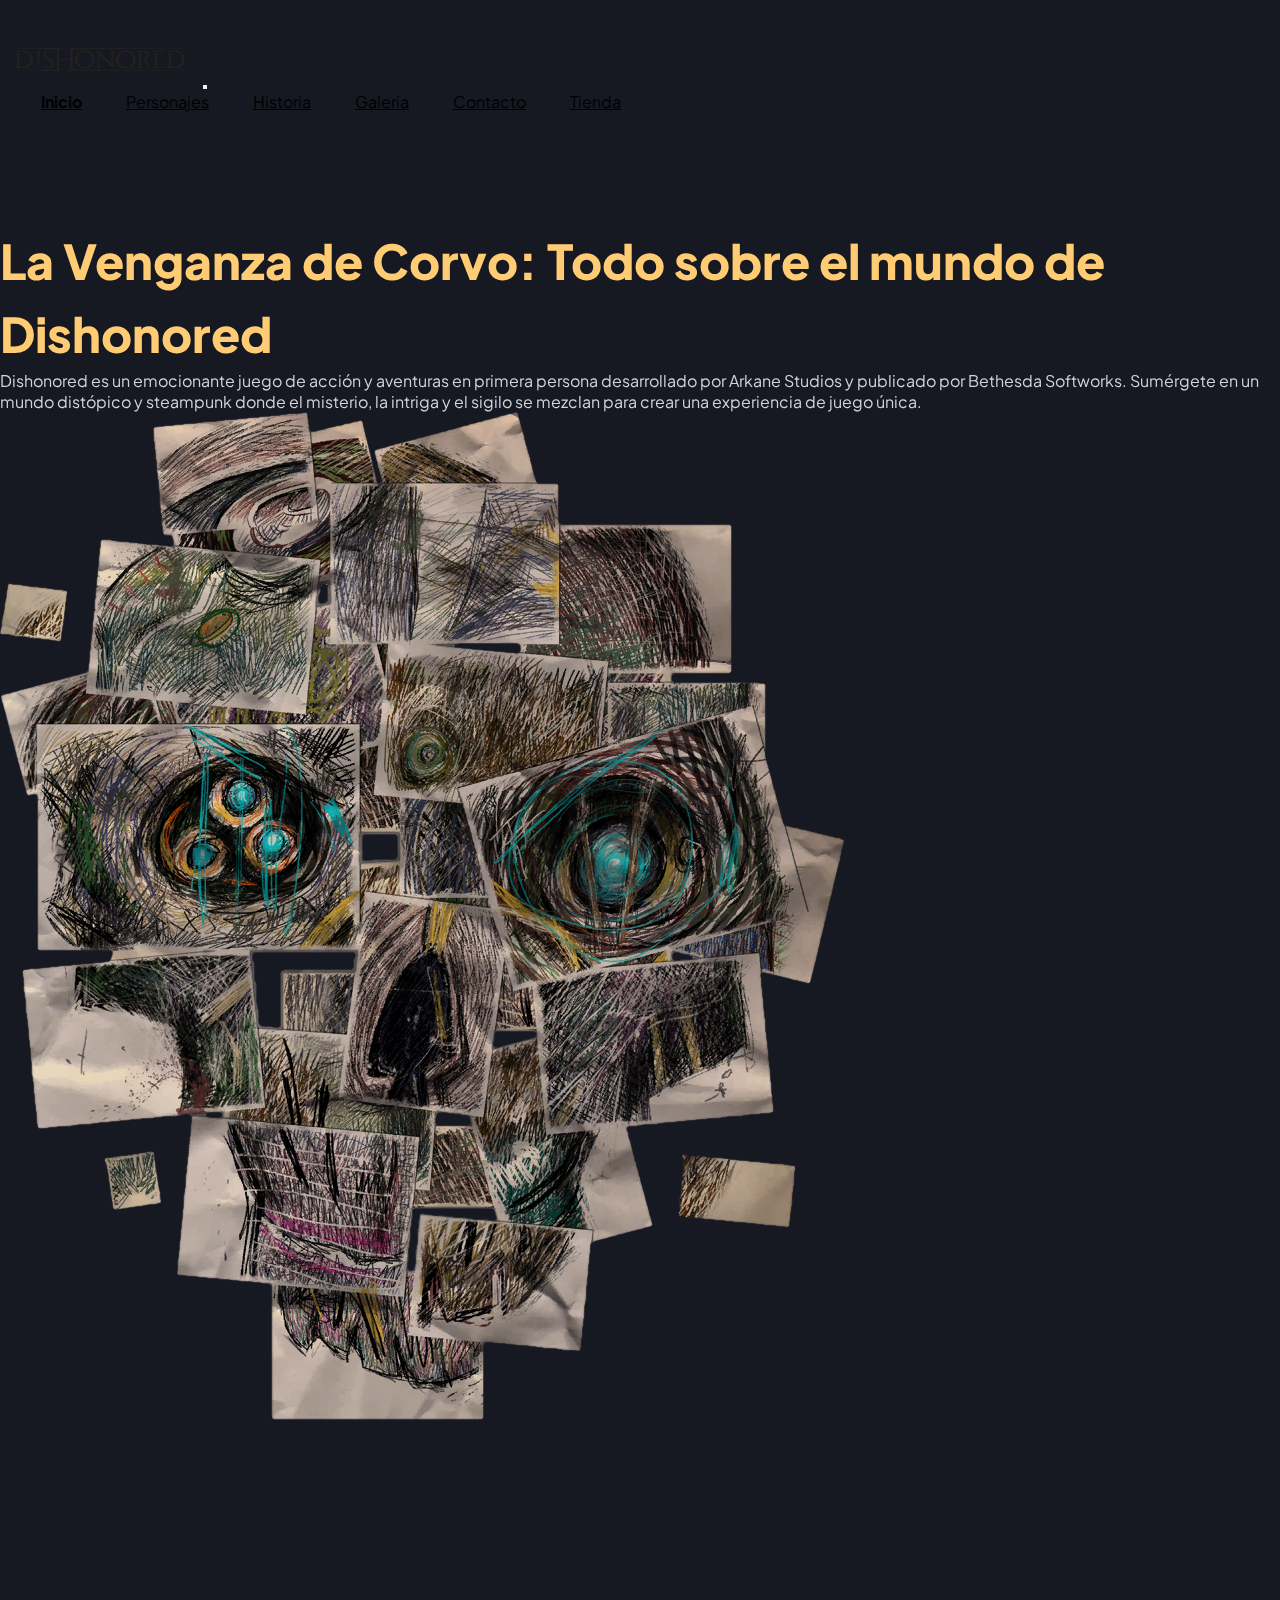
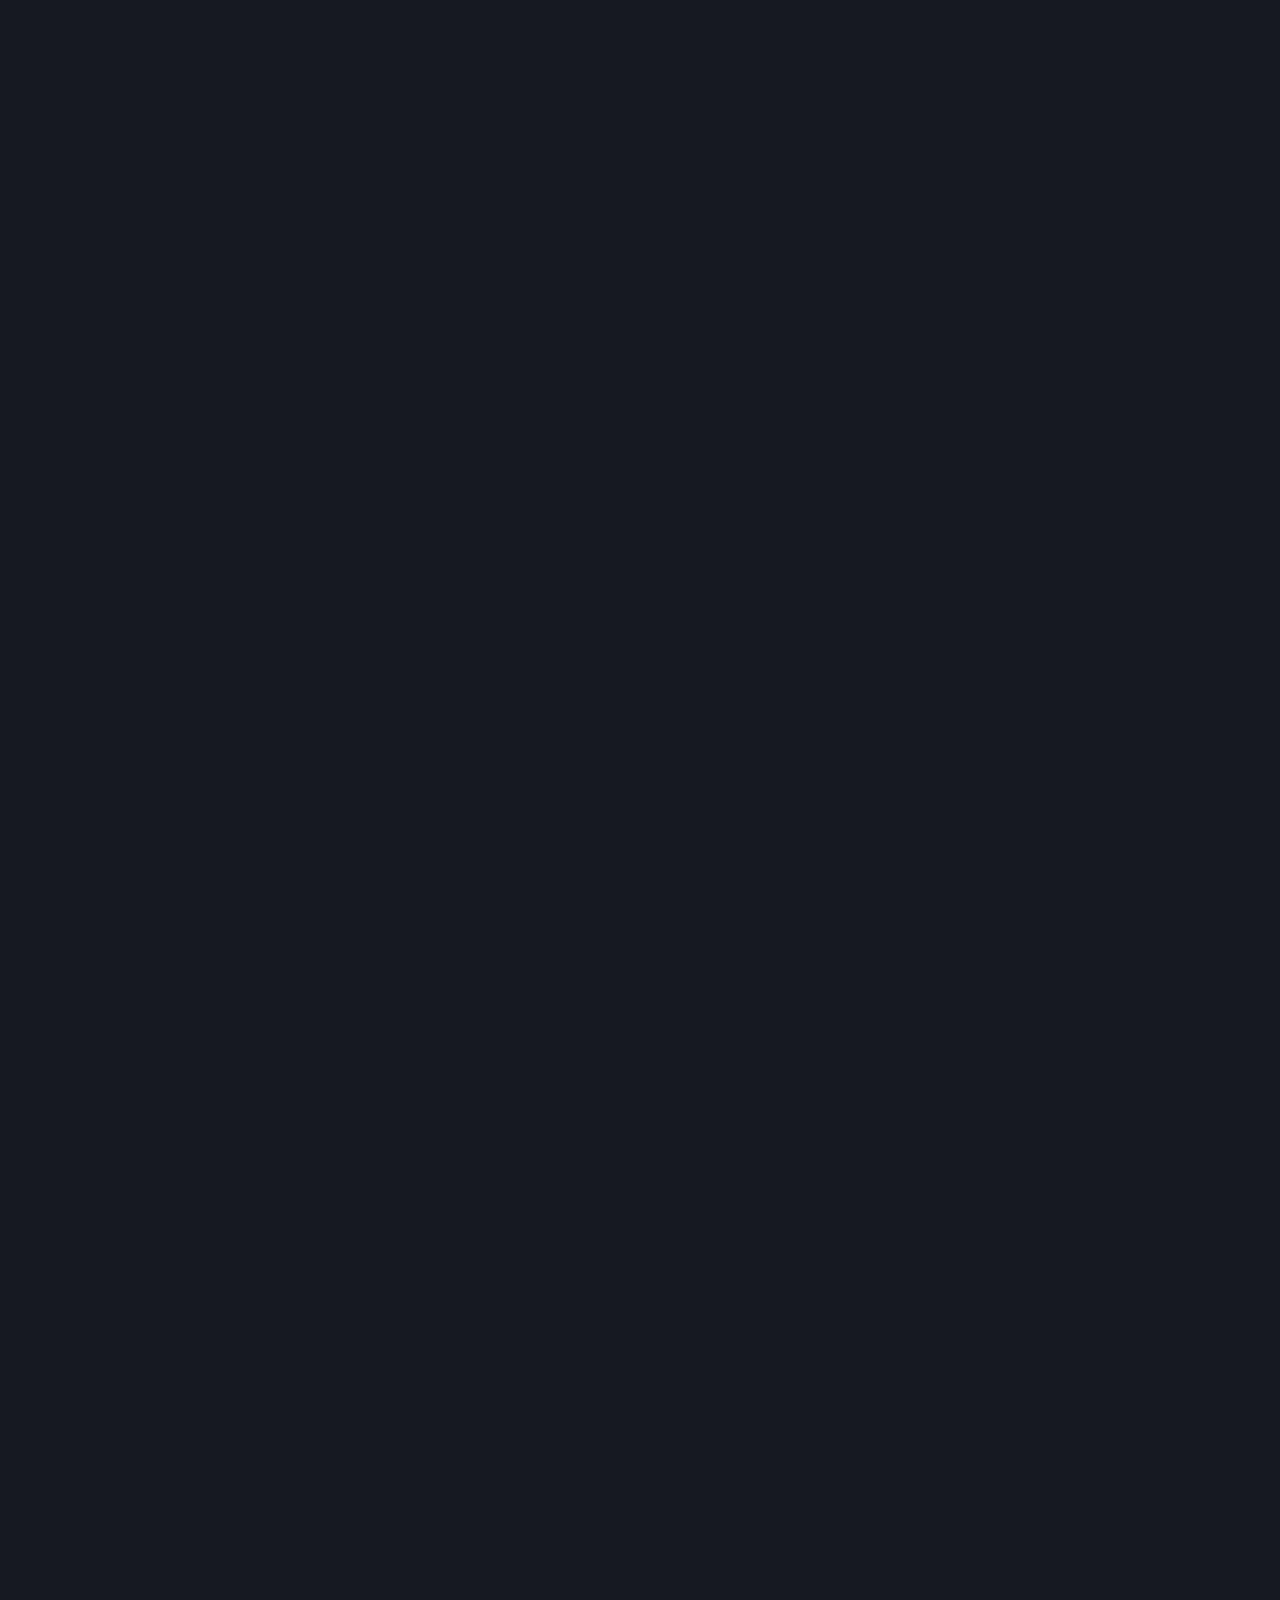
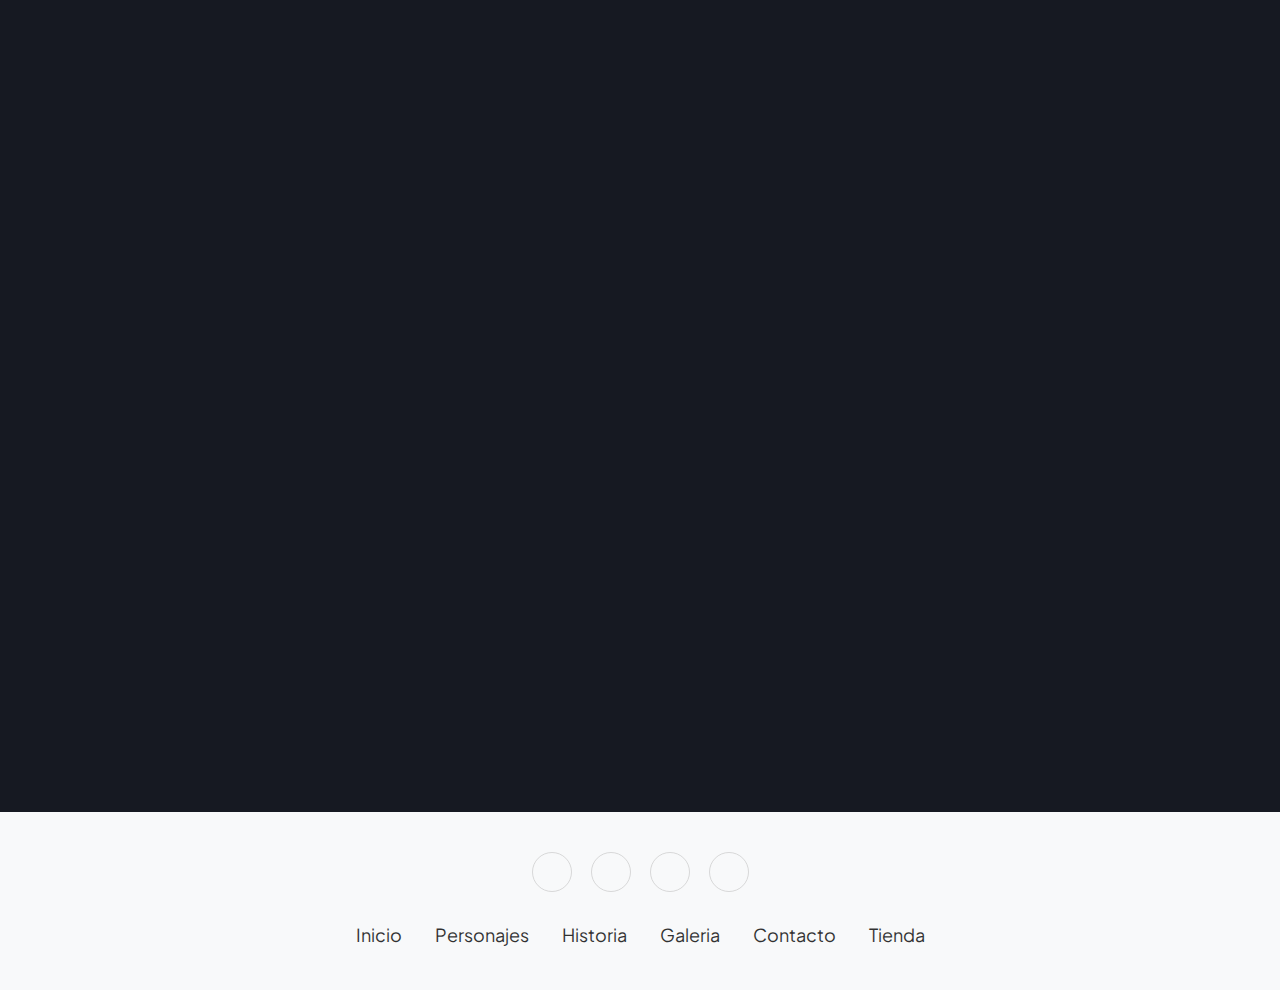
<file: index.html>
<!DOCTYPE html>
<html lang="en">

<head>
    <meta charset="UTF-8">
    <meta http-equiv="X-UA-Compatible" content="IE=edge">
    <meta name="author" content="Nicolas Hasbun">
    <meta name="viewport" content="width=device-width, initial-scale=1.0">
    <!-- favicon -->
    <link rel="shortcut icon" href="./assets/img/icono/icono.png" type="image/x-icon">
    <meta name="keywords" content="dishonored 1, dishonored 2, dishonored 3, dishonored, dishonored lore">
    <meta name="description"
        content="Bienvenido a nuestra página inicial dedicada al apasionante videojuego Dishonored Aquí encontrarás todo lo que necesitas saber sobre este aclamado título lleno de intriga, acción furtiva y un mundo oscuro y fascinante.">
    <!-- css de bootstrap -->
    <link href="https://cdn.jsdelivr.net/npm/bootstrap@5.0.2/dist/css/bootstrap.min.css" rel="stylesheet"
        integrity="sha384-EVSTQN3/azprG1Anm3QDgpJLIm9Nao0Yz1ztcQTwFspd3yD65VohhpuuCOmLASjC" crossorigin="anonymous">
    <!-- fontawesome -->
    <link rel="stylesheet" href="https://cdnjs.cloudflare.com/ajax/libs/font-awesome/6.4.0/css/all.min.css"
        integrity="sha512-iecdLmaskl7CVkqkXNQ/ZH/XLlvWZOJyj7Yy7tcenmpD1ypASozpmT/E0iPtmFIB46ZmdtAc9eNBvH0H/ZpiBw=="
        crossorigin="anonymous" referrerpolicy="no-referrer" />
    <!-- AOS -->
    <link href="https://unpkg.com/aos@2.3.1/dist/aos.css" rel="stylesheet">
    <title>Dishonored - INICIO</title>
    <!-- css propio -->
    <link rel="stylesheet" href="./css/style.css">
</head>

<body>
    <!-- navbar -->
    <header>
        <nav class="navbar sticky-top navbar-expand-lg navbar-light bg-light">
            <div class="container">
                <a class="navbar-brand" href="#"></a>
                <a href="./index.html"><img src="./assets/img/logo/logo.png" alt="logo principal de la pagina"></a>
                <button class="navbar-toggler" type="button" data-bs-toggle="collapse"
                    data-bs-target="#navbarNavAltMarkup" aria-controls="navbarNavAltMarkup" aria-expanded="false"
                    aria-label="Toggle navigation">
                    <span class="navbar-toggler-icon"></span>
                </button>
                <div class="collapse navbar-collapse" id="navbarNavAltMarkup">
                    <div class="navbar-nav ms-auto">
                        <a class="nav-link active" aria-current="page" href="./index.html">Inicio</a>
                        <a class="nav-link" href="./pages/personajes.html">Personajes</a>
                        <a class="nav-link" href="./pages/historia.html">Historia</a>
                        <a class="nav-link" href="./pages/galeria.html">Galeria</a>
                        <a class="nav-link" href="./pages/contacto.html">Contacto</a>
                        <a class="nav-link" href="./pages/tienda.html">Tienda</a>
                    </div>
                </div>
            </div>
        </nav>
    </header>

    <!-- contenido main -->

    <main>
        <section class="hero">
            <div class="container">
                <div class="row">
                    <!-- texto -->
                    <div class="col-md-6" data-aos="fade-right" data-aos-duration="1500">
                        <div class="text">
                            La Venganza de Corvo: Todo sobre el mundo de Dishonored
                        </div>
                        <p>Dishonored es un emocionante juego de acción y aventuras en primera persona desarrollado por
                            Arkane Studios y publicado por Bethesda Softworks. Sumérgete en un mundo distópico y
                            steampunk donde el misterio, la intriga y el sigilo se mezclan para crear una experiencia de
                            juego única. </p>
                    </div>
                    <!-- imagen -->
                    <div class="col-md-6">
                        <img src="./assets/img/saga/CorvoMask.png"
                            alt="dibujo hecho por emily kaldwin al ver a su padre corvo attano cuando era aun una niña"
                            class="w-100">
                    </div>
                </div>
            </div>
        </section>
        <section class="setup">
            <div class="container" data-aos="fade-up" data-aos-duration="1500">
                <div class="text-header text-center">
                    <h1>Entregas</h1>
                    <p>Conoce los diferentes videojuegos de esta aclamada saga</p>
                </div>
                <div class="item text-center">
                    <div class="row">
                        <div class="col-md-4">
                            <div class="icons">
                                <img src="./assets/img/saga/dishonored1.ico" alt="Dishonored 1">
                            </div>
                            <div class="desc">
                                <h2>Dishonored</h2>
                                <p>Descubre la oscura historia de venganza y conspiración en Dunwall. Juega como Corvo
                                    Attano, un guardaespaldas injustamente acusado, mientras lucha por limpiar su nombre
                                    y desentrañar una trama intrigante en el aclamado videojuego de acción y aventuras
                                    Dishonored</p>
                            </div>
                        </div>
                        <div class="col-md-4">
                            <div class="icons">
                                <img src="./assets/img/saga/dishonored2.ico" alt="Dishonored 2">
                            </div>
                            <div class="desc">
                                <h2>Dishonored 2</h2>
                                <p>¡Regresa a la ciudad de Dunwall o explora la exótica Karnaca! Juega como Emily
                                    Kaldwin o como Corvo Attano en Dishonored 2, la emocionante secuela del aclamado
                                    juego de acción y aventuras. Desentraña una nueva conspiración y usa tus habilidades
                                    sobrenaturales para enfrentarte a enemigos mortales y tomar decisiones que cambiarán
                                    el destino de la historia.</p>
                            </div>
                        </div>
                        <div class="col-md-4">
                            <div class="icons">
                                <img src="./assets/img/saga/dishonored3.ico" alt="Dishonored Death of the outsider">
                            </div>
                            <div class="desc">
                                <h2>Dishonored Death of the outsider</h2>
                                <p>¡Únete a Billie Lurk en su misión final! Dishonored: Death of the Outsider es una
                                    emocionante expansión independiente de la aclamada serie Dishonored. Juega como una
                                    asesina talentosa y enfrenta nuevos desafíos en Karnaca mientras persigues al
                                    misterioso Outsider. Utiliza tus habilidades sobrenaturales, enfréntate a enemigos
                                    mortales y descubre oscuros secretos en esta historia de venganza y misterio.</p>
                            </div>
                        </div>
                    </div>
                </div>
            </div>
        </section>
    </main>
    <!-- footer -->

    <footer>
        <section class="footer">
            <div class="social">
                <a href="https://www.instagram.com" target="_blank"><i class="fab fa-instagram"></i></a>
                <a href="https://github.com" target="_blank"><i class="fab fa-github"></i></a>
                <a href="https://twitter.com" target="_blank"><i class="fab fa-twitter"></i></a>
                <a href="https://www.youtube.com" target="_blank"><i class="fab fa-youtube"></i></a>
            </div>
            <ul class="list">
                <li>
                    <a href="./index.html">Inicio</a>
                </li>
                <li>
                    <a href="./pages/personajes.html">Personajes</a>
                </li>
                <li>
                    <a href="./pages/historia.html">Historia</a>
                </li>
                <li>
                    <a href="./pages/galeria.html">Galeria</a>
                </li>
                <li>
                    <a href="./pages/contacto.html">Contacto</a>
                </li>
                <li>
                    <a href="./pages/tienda.html">Tienda</a>
                </li>
            </ul>
        </section>
    </footer>

    <script src="./js/app.js"></script>
    <script src="https://cdn.jsdelivr.net/npm/bootstrap@5.0.2/dist/js/bootstrap.bundle.min.js"
        integrity="sha384-MrcW6ZMFYlzcLA8Nl+NtUVF0sA7MsXsP1UyJoMp4YLEuNSfAP+JcXn/tWtIaxVXM"
        crossorigin="anonymous"></script>
    <script src="https://unpkg.com/aos@2.3.1/dist/aos.js"></script>
    <script>
        AOS.init();
    </script>
</body>

</html>
</file>
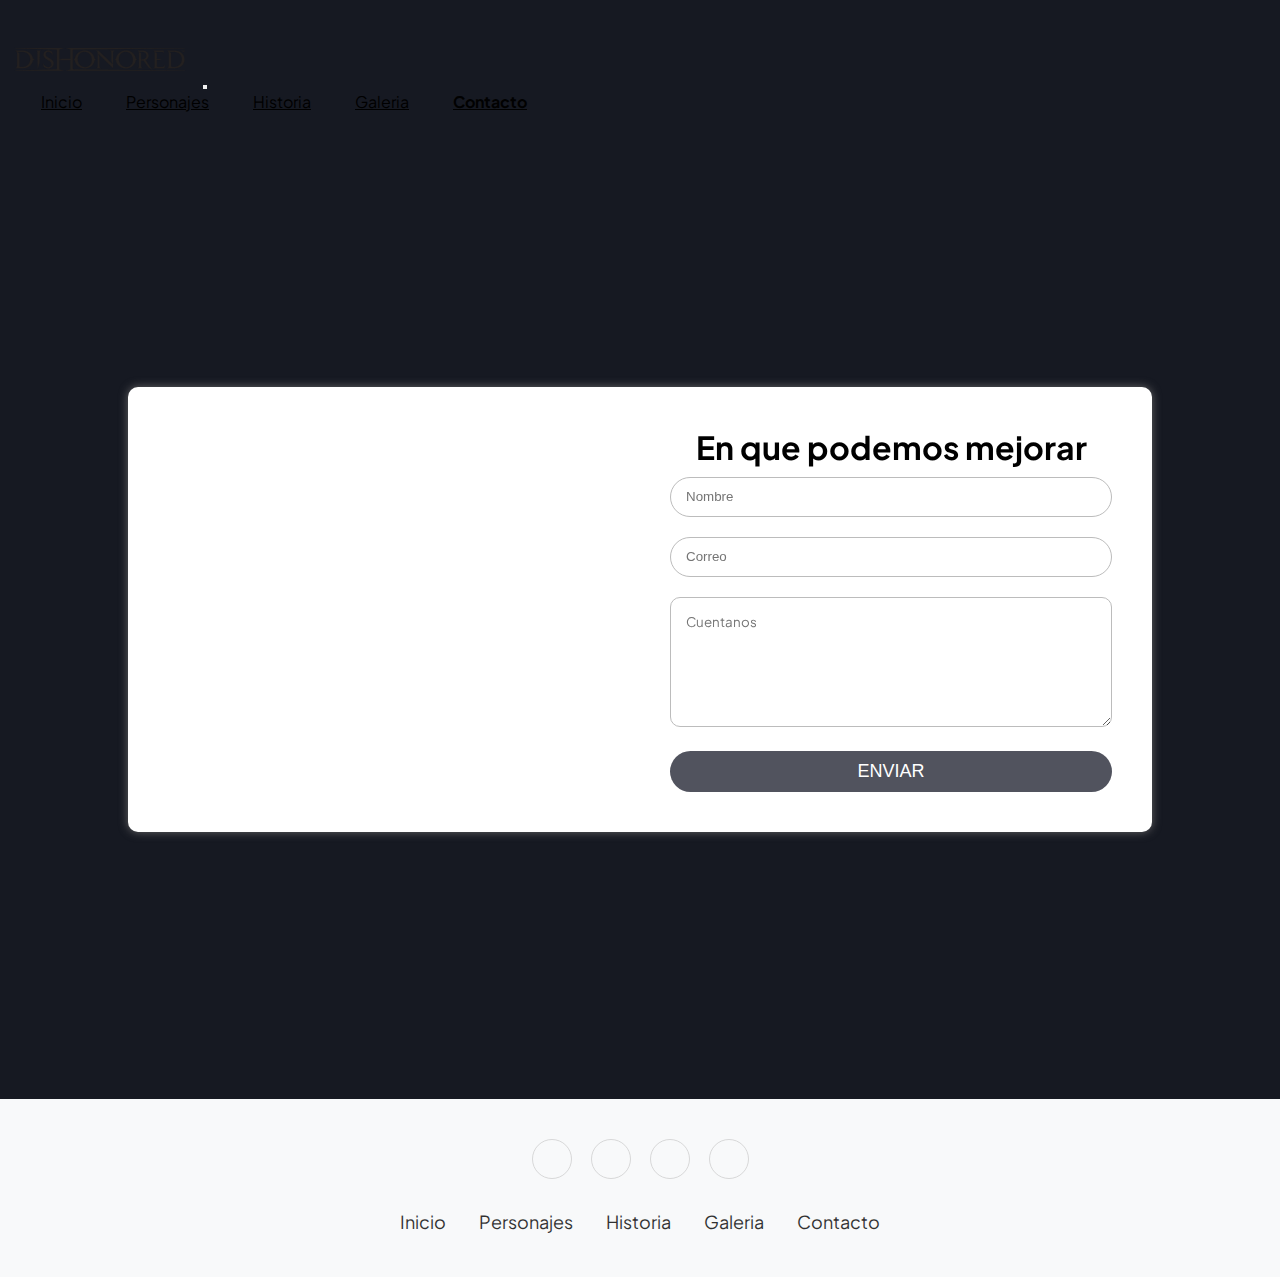
<file: pages/contacto.html>
<!DOCTYPE html>
<html lang="en">

<head>
    <meta charset="UTF-8">
    <meta http-equiv="X-UA-Compatible" content="IE=edge">
    <meta name="author" content="Nicolas Hasbun">
    <meta name="viewport" content="width=device-width, initial-scale=1.0">
    <!-- favicon -->
    <link rel="shortcut icon" href="../assets/img/icono/icono.png" type="image/x-icon">
    <meta name="keywords" content="dishonored, contacto, contacto dishonored, mensaje, ayudar, mapa">
    <meta name="description"
        content="¡Ponte en contacto con nosotros! Explora las infinitas posibilidades del mundo de Dishonored y comparte tus comentarios, preguntas o sugerencias. Estamos aquí para escucharte y brindarte una experiencia inolvidable en este emocionante videojuego de sigilo y acción.">
    <!-- css bootstrap -->
    <link href="https://cdn.jsdelivr.net/npm/bootstrap@5.0.2/dist/css/bootstrap.min.css" rel="stylesheet"
        integrity="sha384-EVSTQN3/azprG1Anm3QDgpJLIm9Nao0Yz1ztcQTwFspd3yD65VohhpuuCOmLASjC" crossorigin="anonymous">
    <!-- fontawesome -->
    <link rel="stylesheet" href="https://cdnjs.cloudflare.com/ajax/libs/font-awesome/6.4.0/css/all.min.css"
        integrity="sha512-iecdLmaskl7CVkqkXNQ/ZH/XLlvWZOJyj7Yy7tcenmpD1ypASozpmT/E0iPtmFIB46ZmdtAc9eNBvH0H/ZpiBw=="
        crossorigin="anonymous" referrerpolicy="no-referrer" />
    <!-- AOS -->
    <link href="https://unpkg.com/aos@2.3.1/dist/aos.css" rel="stylesheet">
    <title>Dishonored - CONTACTO</title>
    <!-- css propio -->
    <link rel="stylesheet" href="../css/style.css">
</head>

<body>
    <!-- navbar -->

    <header>
        <nav class="navbar sticky-top navbar-expand-lg navbar-light bg-light">
            <div class="container">
                <a class="navbar-brand" href="#"></a>
                <a href="../index.html"><img src="../assets/img/logo/logo.png" alt="logo principal de la pagina"></a>
                <button class="navbar-toggler" type="button" data-bs-toggle="collapse"
                    data-bs-target="#navbarNavAltMarkup" aria-controls="navbarNavAltMarkup" aria-expanded="false"
                    aria-label="Toggle navigation">
                    <span class="navbar-toggler-icon"></span>
                </button>
                <div class="collapse navbar-collapse" id="navbarNavAltMarkup">
                    <div class="navbar-nav ms-auto">
                        <a class="nav-link" aria-current="page" href="../index.html">Inicio</a>
                        <a class="nav-link" href="../pages/personajes.html">Personajes</a>
                        <a class="nav-link" href="../pages/historia.html">Historia</a>
                        <a class="nav-link" href="../pages/galeria.html">Galeria</a>
                        <a class="nav-link active" href="../pages/contacto.html">Contacto</a>
                    </div>
                </div>
            </div>
        </nav>
    </header>

    <!-- contenido -->

    <main>
        <div class="contact-area" data-aos="fade-up" data-aos-duration="1500">
            <div class="container">
                <div class="fmap">
                    <div class="contact-in">
                        <div class="map-area">
                            <iframe
                                src="https://www.google.com/maps/embed?pb=!1m18!1m12!1m3!1d425998.14892663143!2d-70.9100195384674!3d-33.472472762753654!2m3!1f0!2f0!3f0!3m2!1i1024!2i768!4f13.1!3m3!1m2!1s0x9662c5410425af2f%3A0x8475d53c400f0931!2sSantiago%2C%20Santiago%20Metropolitan%20Region!5e0!3m2!1sen!2scl!4v1684307068604!5m2!1sen!2scl"
                                width="100%" height="auto" frameborder="0" allowfullscreen="" loading="lazy"
                                referrerpolicy="no-referrer-when-downgrade"></iframe>
                        </div>
                        <div class="contact-form">
                            <h1>En que podemos mejorar</h1>
                            <form action="../pages/404.html">
                                <input type="text" placeholder="Nombre" class="contact-form-txt" required>
                                <input type="email" placeholder="Correo" class="contact-form-txt" required>
                                <textarea placeholder="Cuentanos" class="contact-form-textarea" required></textarea>
                                <button type="submit" class="contact-form-btn"> Enviar</button>
                            </form>
                        </div>
                    </div>
                </div>
            </div>
        </div>
    </main>

    <!-- footer -->

    <footer>
        <section class="footer">
            <div class="social">
                <a href="https://www.instagram.com" target="_blank"><i class="fab fa-instagram"></i></a>
                <a href="https://github.com" target="_blank"><i class="fab fa-github"></i></a>
                <a href="https://twitter.com" target="_blank"><i class="fab fa-twitter"></i></a>
                <a href="https://www.youtube.com" target="_blank"><i class="fab fa-youtube"></i></a>
            </div>
            <ul class="list">
                <li>
                    <a href="../index.html">Inicio</a>
                </li>
                <li>
                    <a href="../pages/personajes.html">Personajes</a>
                </li>
                <li>
                    <a href="../pages/historia.html">Historia</a>
                </li>
                <li>
                    <a href="../pages/galeria.html">Galeria</a>
                </li>
                <li>
                    <a href="../pages/contacto.html">Contacto</a>
                </li>
            </ul>
        </section>
    </footer>


    <script src="https://cdn.jsdelivr.net/npm/bootstrap@5.0.2/dist/js/bootstrap.bundle.min.js"
        integrity="sha384-MrcW6ZMFYlzcLA8Nl+NtUVF0sA7MsXsP1UyJoMp4YLEuNSfAP+JcXn/tWtIaxVXM"
        crossorigin="anonymous"></script>
    <script src="https://unpkg.com/aos@2.3.1/dist/aos.js"></script>
    <script>
        AOS.init();
    </script>
</body>

</html>
</file>
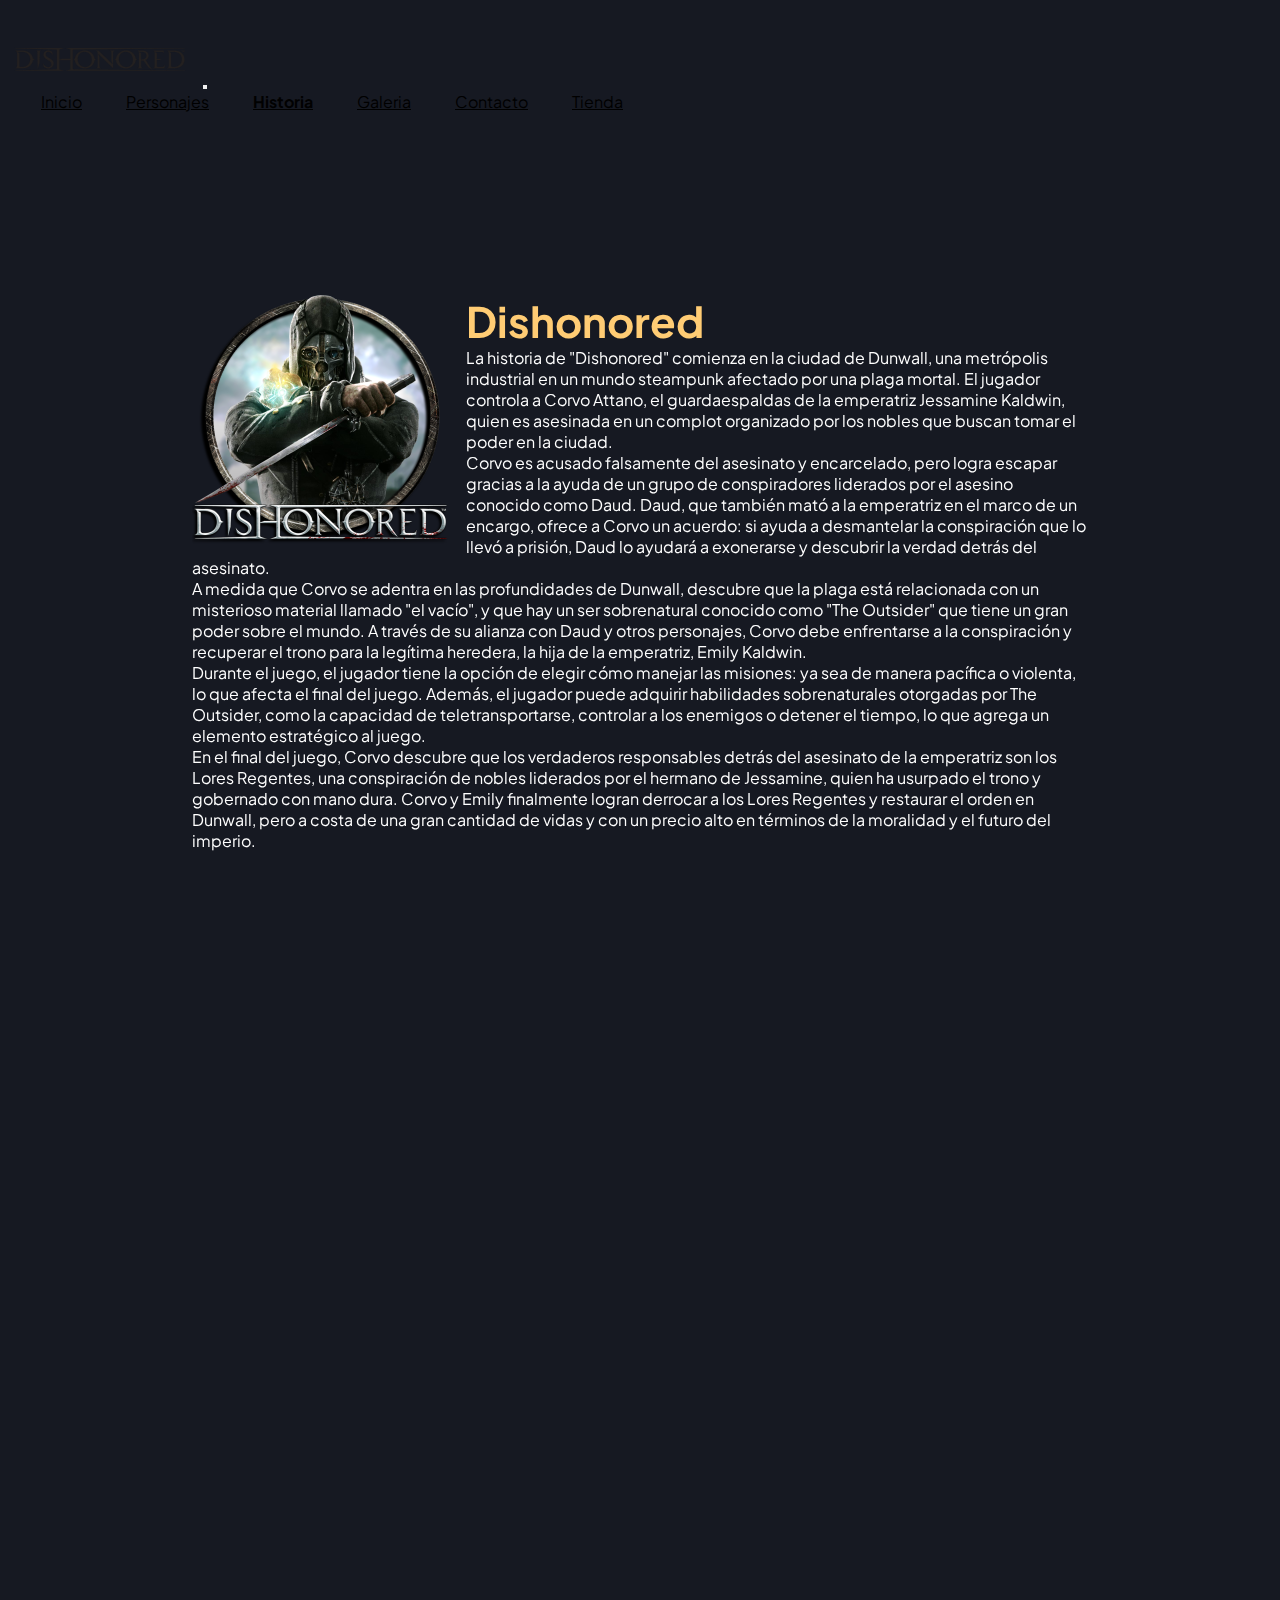
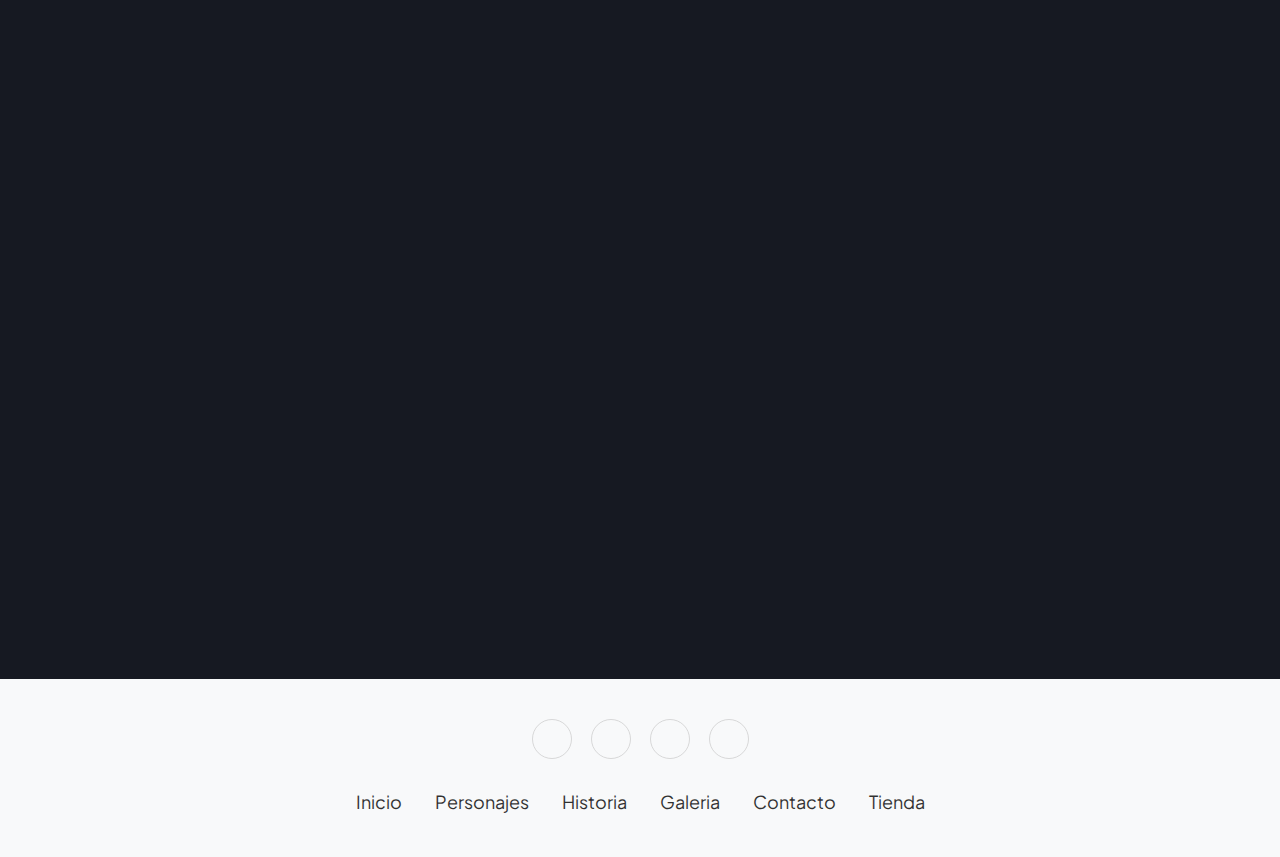
<file: pages/historia.html>
<!DOCTYPE html>
<html lang="en">

<head>
  <meta charset="UTF-8">
  <meta http-equiv="X-UA-Compatible" content="IE=edge">
  <meta name="author" content="Nicolas Hasbun">
  <meta name="viewport" content="width=device-width, initial-scale=1.0">
  <!-- favicon -->
  <link rel="shortcut icon" href="../assets/img/icono/icono.png" type="image/x-icon">
  <meta name="keywords"
    content="dishonored 1, dishonored 2, dishonored 3, dishonored, dishonored lore, historia dishonored, de que trata dishonored, corvo attano">
  <meta name="description"
    content="Esperamos que disfrutes explorando nuestra página y que encuentres toda la información que buscas sobre Dishonored. ¡Sumérgete en las sombras, elige tu camino y forja tu propio destino en este intrigante universo de asesinos y conspiraciones!">
  <!-- css bootstrap -->
  <link href="https://cdn.jsdelivr.net/npm/bootstrap@5.0.2/dist/css/bootstrap.min.css" rel="stylesheet"
    integrity="sha384-EVSTQN3/azprG1Anm3QDgpJLIm9Nao0Yz1ztcQTwFspd3yD65VohhpuuCOmLASjC" crossorigin="anonymous">
  <!-- fontawesome -->
  <link rel="stylesheet" href="https://cdnjs.cloudflare.com/ajax/libs/font-awesome/6.4.0/css/all.min.css"
    integrity="sha512-iecdLmaskl7CVkqkXNQ/ZH/XLlvWZOJyj7Yy7tcenmpD1ypASozpmT/E0iPtmFIB46ZmdtAc9eNBvH0H/ZpiBw=="
    crossorigin="anonymous" referrerpolicy="no-referrer" />
  <!-- AOS -->
  <link href="https://unpkg.com/aos@2.3.1/dist/aos.css" rel="stylesheet">
  <title>Dishonored - HISTORIA</title>
  <!-- css propio -->
  <link rel="stylesheet" href="../css/style.css">
</head>

<body>

  <!-- navbar -->

  <header>
    <nav class="navbar sticky-top navbar-expand-lg navbar-light bg-light">
      <div class="container">
        <a class="navbar-brand" href="#"></a>
        <a href="../index.html"><img src="../assets/img/logo/logo.png" alt="logo principal de la pagina"></a>
        <button class="navbar-toggler" type="button" data-bs-toggle="collapse" data-bs-target="#navbarNavAltMarkup"
          aria-controls="navbarNavAltMarkup" aria-expanded="false" aria-label="Toggle navigation">
          <span class="navbar-toggler-icon"></span>
        </button>
        <div class="collapse navbar-collapse" id="navbarNavAltMarkup">
          <div class="navbar-nav ms-auto">
            <a class="nav-link" aria-current="page" href="../index.html">Inicio</a>
            <a class="nav-link" href="../pages/personajes.html">Personajes</a>
            <a class="nav-link active" href="../pages/historia.html">Historia</a>
            <a class="nav-link" href="../pages/galeria.html">Galeria</a>
            <a class="nav-link" href="../pages/contacto.html">Contacto</a>
            <a class="nav-link" href="../pages/tienda.html">Tienda</a>
          </div>
        </div>
      </div>
    </nav>
  </header>

  <!-- contenido -->

  <main>
    <div class="wrapper" data-aos="fade-up" data-aos-duration="1500">
      <img class="img2" src="../assets/img/saga/dishonored1.ico" alt="Dishonored 1">
      <div class="text-box">
        <h1>Dishonored</h1>
        <p>La historia de "Dishonored" comienza en la ciudad de Dunwall, una metrópolis industrial en un mundo steampunk
          afectado por una plaga mortal. El jugador controla a Corvo Attano, el guardaespaldas de la emperatriz
          Jessamine Kaldwin, quien es asesinada en un complot organizado por los nobles que buscan tomar el poder en la
          ciudad.</p>
        <p>Corvo es acusado falsamente del asesinato y encarcelado, pero logra escapar gracias a la ayuda de un grupo de
          conspiradores liderados por el asesino conocido como Daud. Daud, que también mató a la emperatriz en el marco
          de un encargo, ofrece a Corvo un acuerdo: si ayuda a desmantelar la conspiración que lo llevó a prisión, Daud
          lo ayudará a exonerarse y descubrir la verdad detrás del asesinato.</p>
        <p>A medida que Corvo se adentra en las profundidades de Dunwall, descubre que la plaga está relacionada con un
          misterioso material llamado "el vacío", y que hay un ser sobrenatural conocido como "The Outsider" que tiene
          un gran poder sobre el mundo. A través de su alianza con Daud y otros personajes, Corvo debe enfrentarse a la
          conspiración y recuperar el trono para la legítima heredera, la hija de la emperatriz, Emily Kaldwin.</p>
        <p>Durante el juego, el jugador tiene la opción de elegir cómo manejar las misiones: ya sea de manera pacífica o
          violenta, lo que afecta el final del juego. Además, el jugador puede adquirir habilidades sobrenaturales
          otorgadas por The Outsider, como la capacidad de teletransportarse, controlar a los enemigos o detener el
          tiempo, lo que agrega un elemento estratégico al juego.</p>
        <p>En el final del juego, Corvo descubre que los verdaderos responsables detrás del asesinato de la emperatriz
          son los Lores Regentes, una conspiración de nobles liderados por el hermano de Jessamine, quien ha usurpado el
          trono y gobernado con mano dura. Corvo y Emily finalmente logran derrocar a los Lores Regentes y restaurar el
          orden en Dunwall, pero a costa de una gran cantidad de vidas y con un precio alto en términos de la moralidad
          y el futuro del imperio.</p>
      </div>
    </div>
    <div class="wrapper" data-aos="fade-up" data-aos-duration="1500">
      <img class="img2" src="../assets/img/saga/dishonored2.ico" alt="Dishonored 2">
      <div class="text-box">
        <h2>Dishonored 2</h2>
        <p>La historia de "Dishonored 2" comienza 15 años después de los eventos del primer juego, en la ciudad costera
          de Karnaca. El jugador puede elegir entre controlar a Emily Kaldwin, la hija de la emperatriz Jessamine
          Kaldwin, o a Corvo Attano, el personaje principal del juego anterior.</p>
        <p>La trama del juego comienza con el asesinato de la emperatriz Emily Kaldwin por un grupo de conspiradores
          liderados por la Bruja Delilah, que ha usurpado el trono y está gobernando la ciudad con mano dura. Corvo o
          Emily, según el personaje elegido por el jugador, son acusados del asesinato y encarcelados.</p>
        <p>Después de escapar de la prisión, el jugador debe buscar a la Bruja Delilah y descubrir sus planes para
          controlar el imperio. Para hacerlo, el jugador debe infiltrarse en diferentes locaciones en Karnaca y
          enfrentarse a una variedad de enemigos, desde los soldados de la Bruja Delilah hasta criaturas sobrenaturales.
        </p>
        <p>Durante el juego, el jugador puede adquirir habilidades sobrenaturales similares a las del juego anterior,
          así como nuevas habilidades como la capacidad de enlazar a varios enemigos y hacer que compartan el mismo
          destino. El juego también presenta nuevas armas y herramientas, como una pistola de pulso que incapacita a los
          enemigos sin matarlos.</p>
        <p>La historia de "Dishonored 2" tiene múltiples finales, dependiendo de las elecciones del jugador a lo largo
          del juego. Los finales pueden variar desde un final donde se restaura el orden en el imperio y se establece un
          nuevo gobierno, hasta un final donde el jugador se convierte en el gobernante del imperio y gobierna con mano
          dura.</p>
        <p>En general, "Dishonored 2" se centra en temas de justicia, venganza y la lucha por el poder en un mundo
          steampunk oscuro y peligroso.</p>
      </div>
    </div>
    <div class="wrapper" data-aos="fade-up" data-aos-duration="1500">
      <img class="img2" src="../assets/img/saga/dishonored3.ico" alt="Dishonored death of the outsider">
      <div class="text-box">
        <h2>Dishonored Death Of The Outsider</h2>
        <p>"Dishonored: Death of the Outsider" es un juego independiente que se sitúa después de los eventos de
          "Dishonored 2". El juego sigue a Billie Lurk, una antigua asesina que trabajó con el protagonista de los
          juegos anteriores, Corvo Attano, y que ahora busca venganza contra el misterioso ser sobrenatural conocido
          como el Outsider.</p>
        <p>La trama comienza cuando Billie se reúne con su antiguo mentor, el asesino Daud, quien le revela que el
          Outsider es en realidad una creación del culto llamado los Ojos de la Abeja Negra. Daud también le dice que la
          única forma de matar al Outsider es robar un artefacto místico conocido como el Cuchillo del Vacío, que se
          encuentra en una bóveda segura en el banco de Karnaca.</p>
        <p>Billie se dispone a robar el Cuchillo del Vacío, y durante el juego debe infiltrarse en el banco, superando
          obstáculos y enfrentándose a enemigos. Una vez que tiene el Cuchillo del Vacío, Billie se entera de que el
          Outsider se encuentra en una dimensión conocida como la Ciudad del Vacío, donde los poderes sobrenaturales son
          mucho más fuertes.</p>
        <p>Una vez en la Ciudad del Vacío, Billie debe superar a los seguidores del Outsider y luchar contra el propio
          Outsider para destruirlo y liberar al mundo de sus influencias. Sin embargo, una vez que el Outsider es
          destruido, Billie se da cuenta de que el acto tuvo consecuencias inesperadas, y que deberá enfrentar las
          ramificaciones de su propia venganza.</p>
        <p>La historia de "Dishonored: Death of the Outsider" se centra en temas de la venganza, la identidad y el
          poder, y presenta nuevos personajes y habilidades sobrenaturales. El juego también tiene múltiples finales,
          que varían según las elecciones del jugador y las consecuencias de sus acciones a lo largo del juego.</p>
      </div>
    </div>
  </main>

  <!-- footer -->

  <footer>
    <section class="footer">
      <div class="social">
        <a href="https://www.instagram.com" target="_blank"><i class="fab fa-instagram"></i></a>
        <a href="https://github.com" target="_blank"><i class="fab fa-github"></i></a>
        <a href="https://twitter.com" target="_blank"><i class="fab fa-twitter"></i></a>
        <a href="https://www.youtube.com" target="_blank"><i class="fab fa-youtube"></i></a>
      </div>
      <ul class="list">
        <li>
          <a href="../index.html">Inicio</a>
        </li>
        <li>
          <a href="../pages/personajes.html">Personajes</a>
        </li>
        <li>
          <a href="../pages/historia.html">Historia</a>
        </li>
        <li>
          <a href="../pages/galeria.html">Galeria</a>
        </li>
        <li>
          <a href="../pages/contacto.html">Contacto</a>
        </li>
        <li>
          <a href="../pages/tienda.html">Tienda</a>
      </li>
      </ul>
    </section>
  </footer>


  <script src="https://cdn.jsdelivr.net/npm/bootstrap@5.0.2/dist/js/bootstrap.bundle.min.js"
    integrity="sha384-MrcW6ZMFYlzcLA8Nl+NtUVF0sA7MsXsP1UyJoMp4YLEuNSfAP+JcXn/tWtIaxVXM"
    crossorigin="anonymous"></script>
  <script src="https://unpkg.com/aos@2.3.1/dist/aos.js"></script>
  <script>
    AOS.init();
  </script>
</body>

</html>
</file>
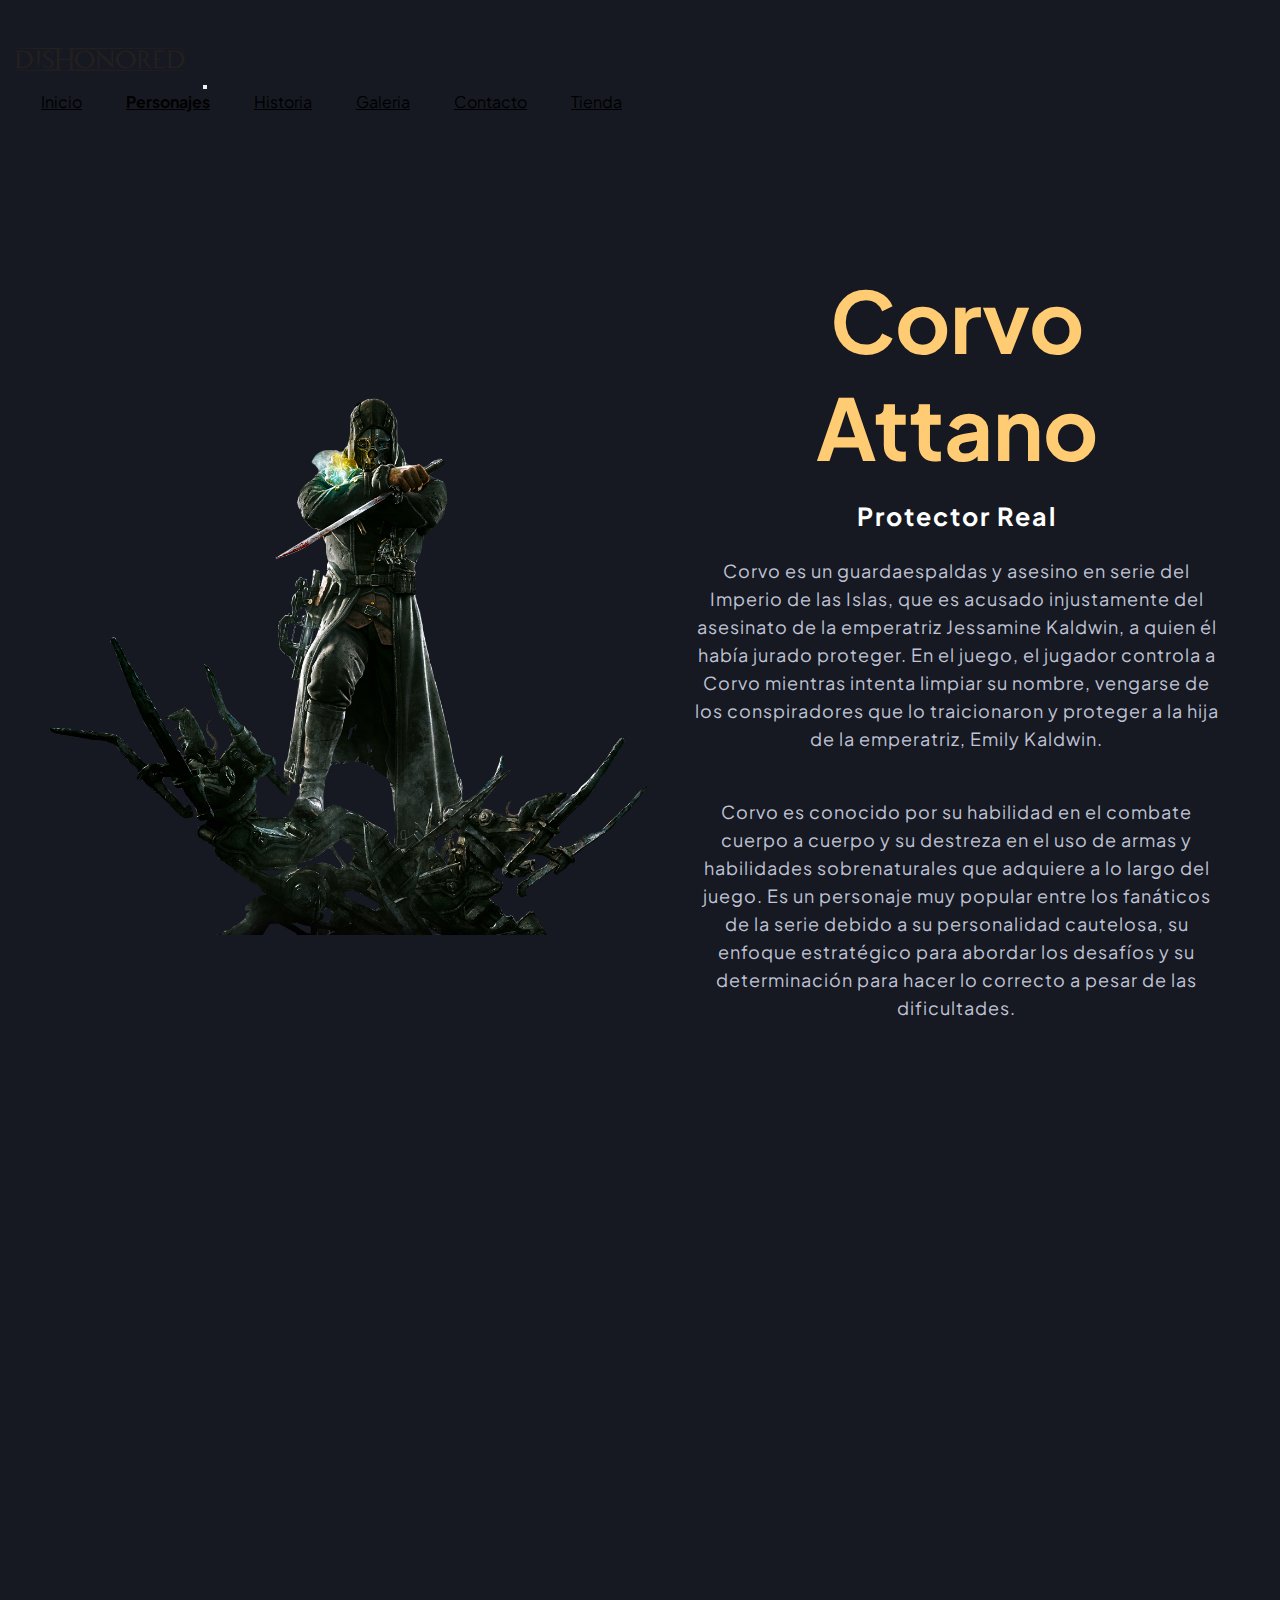
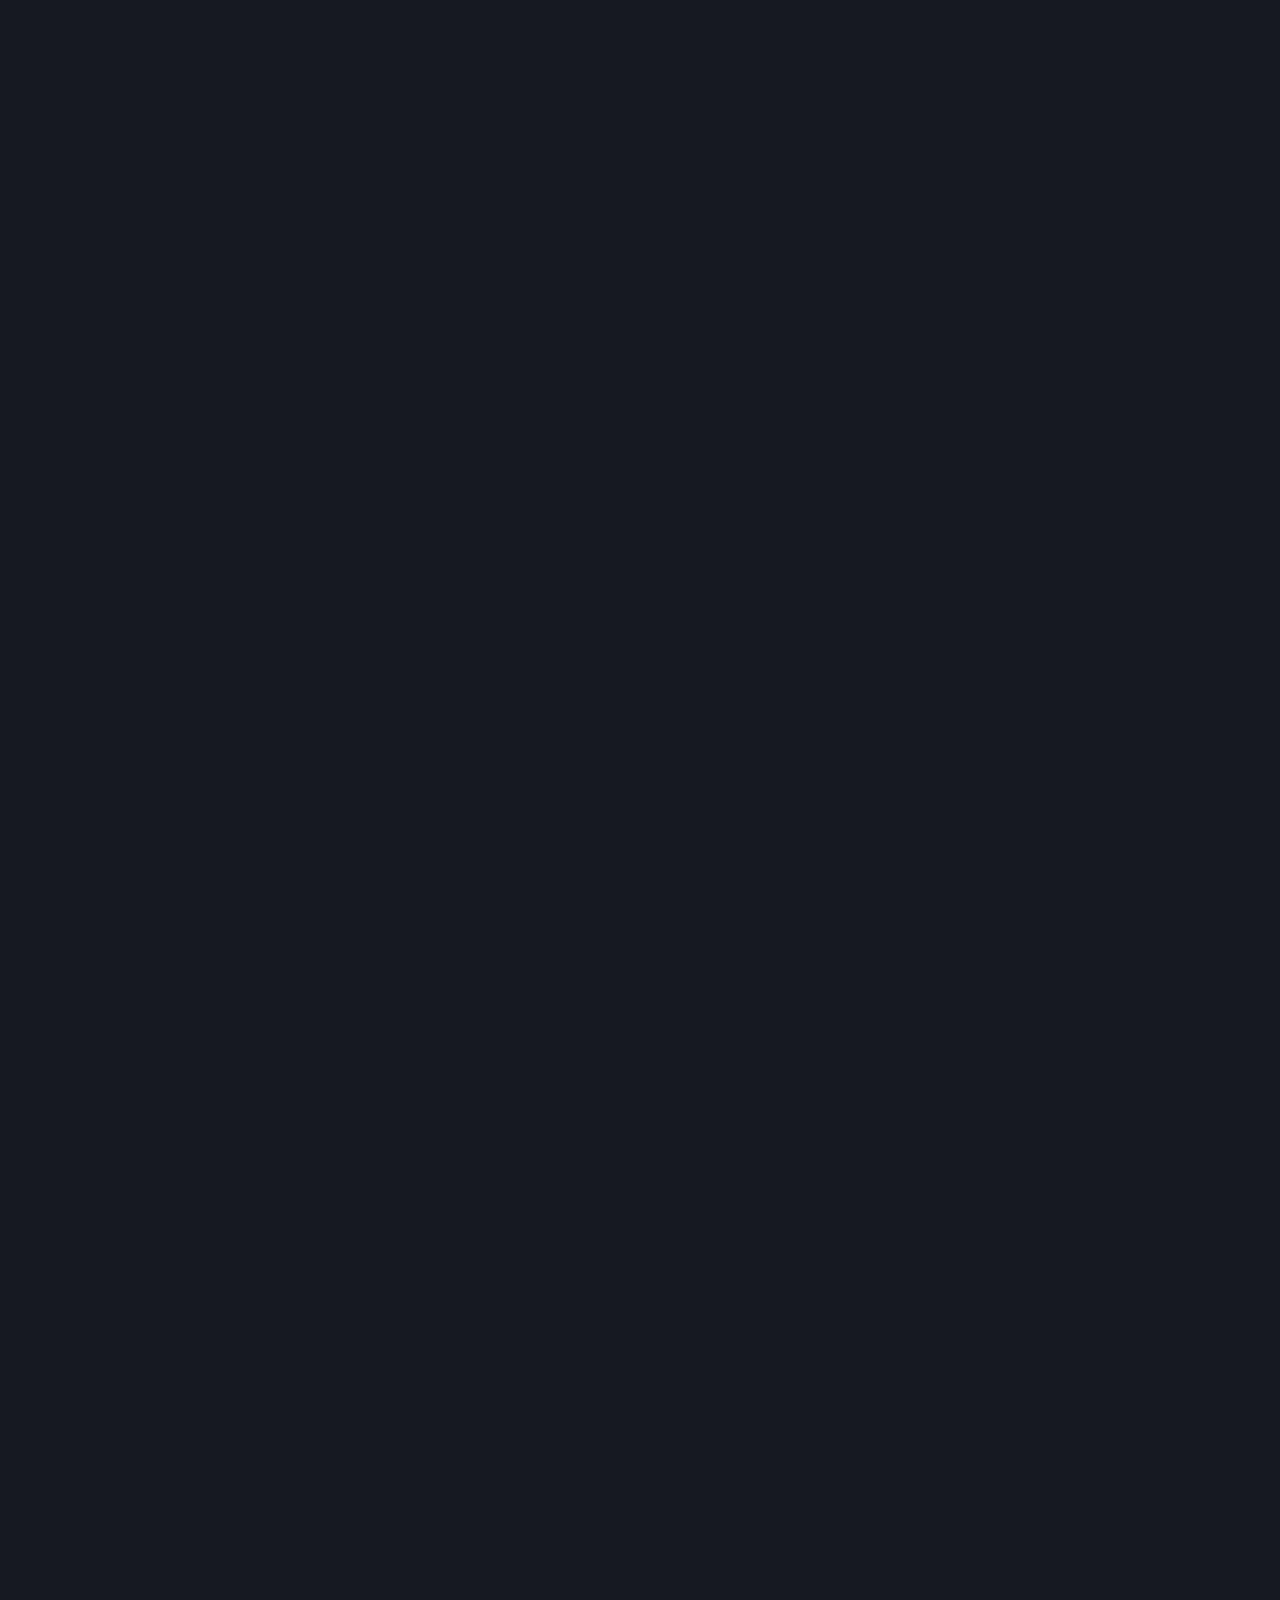
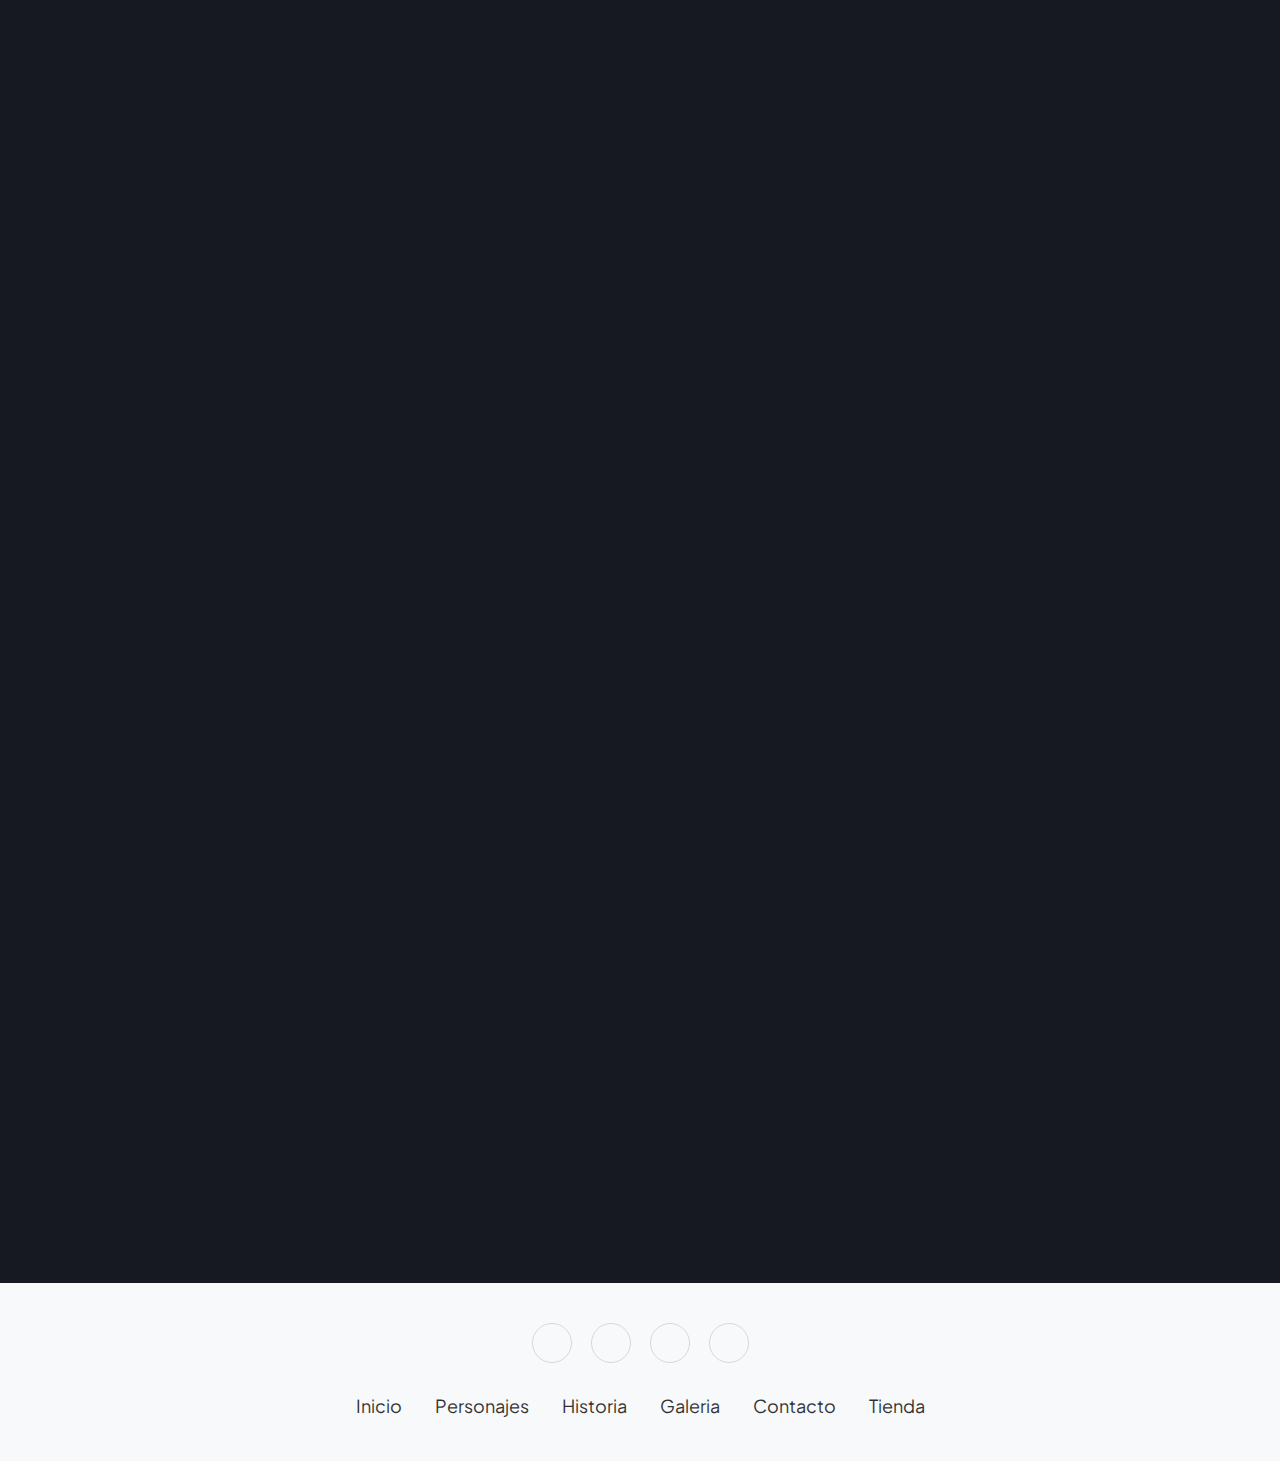
<file: pages/personajes.html>
<!DOCTYPE html>
<html lang="en">

<head>
  <meta charset="UTF-8">
  <meta http-equiv="X-UA-Compatible" content="IE=edge">
  <meta name="author" content="Nicolas Hasbun">
  <meta name="viewport" content="width=device-width, initial-scale=1.0">
  <!-- favicon -->
  <link rel="shortcut icon" href="../assets/img/icono/icono.png" type="image/x-icon">
  <meta name="keywords"
    content="dishonored1, dishonored2, dishonored3, death of the outsider, corvo attano, emily kaldwin, billie lurk, the oursider, el ojo del vacio, emperatriz, protector real">
  <meta name="description"
    content="Nuestra página de personajes de Dishonored te ofrece un tesoro de conocimiento para satisfacer tu curiosidad y sumergirte aún más en este mundo de venganza y sigilo. ¡Explora los perfiles, desentraña sus secretos y prepárate para sumergirte en una aventura llena de decisiones morales y consecuencias impactantes!">
  <!-- css bootstrap -->
  <link href="https://cdn.jsdelivr.net/npm/bootstrap@5.0.2/dist/css/bootstrap.min.css" rel="stylesheet"
    integrity="sha384-EVSTQN3/azprG1Anm3QDgpJLIm9Nao0Yz1ztcQTwFspd3yD65VohhpuuCOmLASjC" crossorigin="anonymous">
  <!-- fontawesome -->
  <link rel="stylesheet" href="https://cdnjs.cloudflare.com/ajax/libs/font-awesome/6.4.0/css/all.min.css"
    integrity="sha512-iecdLmaskl7CVkqkXNQ/ZH/XLlvWZOJyj7Yy7tcenmpD1ypASozpmT/E0iPtmFIB46ZmdtAc9eNBvH0H/ZpiBw=="
    crossorigin="anonymous" referrerpolicy="no-referrer" />
  <!-- AOS -->
  <link href="https://unpkg.com/aos@2.3.1/dist/aos.css" rel="stylesheet">
  <title>Dishonored - PERSONAJES</title>
  <!-- css propio -->
  <link rel="stylesheet" href="../css/style.css">
</head>

<body>

  <!-- navbar -->

  <header>
    <nav class="navbar sticky-top navbar-expand-lg navbar-light bg-light">
      <div class="container">
        <a class="navbar-brand" href="#"></a>
        <a href="../index.html"><img src="../assets/img/logo/logo.png" alt="logo principal de la pagina"></a>
        <button class="navbar-toggler" type="button" data-bs-toggle="collapse" data-bs-target="#navbarNavAltMarkup"
          aria-controls="navbarNavAltMarkup" aria-expanded="false" aria-label="Toggle navigation">
          <span class="navbar-toggler-icon"></span>
        </button>
        <div class="collapse navbar-collapse" id="navbarNavAltMarkup">
          <div class="navbar-nav ms-auto">
            <a class="nav-link" aria-current="page" href="../index.html">Inicio</a>
            <a class="nav-link active" href="../pages/personajes.html">Personajes</a>
            <a class="nav-link" href="../pages/historia.html">Historia</a>
            <a class="nav-link" href="../pages/galeria.html">Galeria</a>
            <a class="nav-link" href="../pages/contacto.html">Contacto</a>
            <a class="nav-link" href="../pages/tienda.html">Tienda</a>
          </div>
        </div>
      </div>
    </nav>
  </header>

  <!-- contenido -->

  <main>
    <section class="about" data-aos="fade-up" data-aos-duration="1500">
      <div class="content2">
        <img src="../assets/img/personajes/Corvo.png" alt="Corvo Attano">
        <div class="text2">
          <h1>Corvo Attano</h1>
          <h3>Protector Real</h3>
          <p>Corvo es un guardaespaldas y asesino en serie del Imperio de las Islas, que es acusado injustamente del
            asesinato de la emperatriz Jessamine Kaldwin, a quien él había jurado proteger. En el juego, el jugador
            controla a Corvo mientras intenta limpiar su nombre, vengarse de los conspiradores que lo traicionaron y
            proteger a la hija de la emperatriz, Emily Kaldwin.</p>
          <p>Corvo es conocido por su habilidad en el combate cuerpo a cuerpo y su destreza en el uso de armas y
            habilidades sobrenaturales que adquiere a lo largo del juego. Es un personaje muy popular entre los
            fanáticos de la serie debido a su personalidad cautelosa, su enfoque estratégico para abordar los desafíos y
            su determinación para hacer lo correcto a pesar de las dificultades.</p>
        </div>
      </div>
    </section>
    <section class="about" data-aos="fade-up" data-aos-duration="1500">
      <div class="content2">
        <img src="../assets/img/personajes/Emily.webp" alt="Emily Kaldwin">
        <div class="text2">
          <h2>Emily Kaldwin</h2>
          <h3>Emperatriz</h3>
          <p>Emily es la hija de la emperatriz Jessamine Kaldwin y, tras su asesinato, se convierte en un personaje
            clave en la trama de los juegos.</p>
          <p>En el primer juego, Emily es secuestrada y retenida por los conspiradores detrás del asesinato de su madre,
            y Corvo Attano, el protagonista jugable, se dedica a rescatarla y protegerla. En el segundo juego, ya
            adulta, Emily se convierte en la protagonista jugable y, tras recuperar el trono que le corresponde, se
            convierte en la emperatriz de las Islas.
          </p>
          <p>Emily es una personaje importante dentro de la trama de la serie, tanto por su relación con otros
            personajes como por su papel en la política del Imperio de las Islas. Es conocida por su astucia,
            inteligencia y habilidad en el combate, y ha sido muy bien recibida por los fanáticos de la serie como una
            figura fuerte e interesante.</p>
        </div>
      </div>
    </section>
    <section class="about" data-aos="fade-up" data-aos-duration="1500">
      <div class="content2">
        <img src="../assets/img/personajes/Billie.jpg" alt="Billie Lurk">
        <div class="text2">
          <h2>Billie Lurk</h2>
          <h3>El Ojo del Vacío</h3>
          <p>Aparece por primera vez en el primer juego como una aliada de Daud, el líder de los asesinos conocidos como
            "Los Filos".</p>
          <p>En el contenido descargable "The Knife of Dunwall" de Dishonored, el jugador controla a Daud mientras
            investiga una conspiración que amenaza el equilibrio de poder del Imperio de las Islas, y Billie Lurk es su
            mano derecha y asistente.</p>
          <p>En el segundo juego, "Dishonored 2", Billie Lurk se presenta como un personaje importante de la trama, y se
            une a Emily Kaldwin en su misión para recuperar el trono que le pertenece. Es un personaje con un pasado
            turbio y misterioso, pero demuestra ser leal a sus amigos y dispuesta a hacer lo que sea necesario para
            alcanzar sus objetivos.</p>
          <p>Billie Lurk es conocida por su habilidad en el combate y su destreza en el uso de las armas y habilidades
            sobrenaturales. Es un personaje popular entre los fanáticos de la serie por su personalidad fuerte y
            decidida, así como por su papel en la trama de la serie.</p>
        </div>
      </div>
    </section>
    <section class="about" data-aos="fade-up" data-aos-duration="1500">
      <div class="content2">
        <img src="../assets/img/personajes/Outsider.png" alt="The Outsider">
        <div class="text2">
          <h2>The Outsider</h2>
          <h3>The Outsider</h3>
          <p>Es una figura misteriosa e intrigante, que aparece como una especie de ser sobrenatural con el poder de
            otorgar habilidades especiales a los personajes jugables.</p>
          <p>En la trama de la serie, The Outsider es conocido como un dios menor que otorga su "marca" a aquellos que
            considera interesantes o dignos de atención. Esta marca otorga habilidades sobrenaturales como la
            teletransportación, la capacidad de controlar a los enemigos o la habilidad de detener el tiempo.</p>
          <p>A pesar de su poder, The Outsider es un personaje enigmático y solitario que parece tener un gran
            conocimiento sobre el mundo y los personajes de la serie, pero que mantiene su propia agenda y motivaciones
            ocultas. Es considerado por muchos fanáticos como uno de los personajes más interesantes y misteriosos de la
            serie.</p>
        </div>
      </div>
    </section>
  </main>

  <!-- footer -->

  <footer>
    <section class="footer">
      <div class="social">
        <a href="https://www.instagram.com" target="_blank"><i class="fab fa-instagram"></i></a>
        <a href="https://github.com" target="_blank"><i class="fab fa-github"></i></a>
        <a href="https://twitter.com" target="_blank"><i class="fab fa-twitter"></i></a>
        <a href="https://www.youtube.com" target="_blank"><i class="fab fa-youtube"></i></a>
      </div>
      <ul class="list">
        <li>
          <a href="../index.html">Inicio</a>
        </li>
        <li>
          <a href="../pages/personajes.html">Personajes</a>
        </li>
        <li>
          <a href="../pages/historia.html">Historia</a>
        </li>
        <li>
          <a href="../pages/galeria.html">Galeria</a>
        </li>
        <li>
          <a href="../pages/contacto.html">Contacto</a>
        </li>
        <li>
          <a href="../pages/tienda.html">Tienda</a>
      </li>
      </ul>
    </section>
  </footer>


  <script src="https://cdn.jsdelivr.net/npm/bootstrap@5.0.2/dist/js/bootstrap.bundle.min.js"
    integrity="sha384-MrcW6ZMFYlzcLA8Nl+NtUVF0sA7MsXsP1UyJoMp4YLEuNSfAP+JcXn/tWtIaxVXM"
    crossorigin="anonymous"></script>
  <script src="https://unpkg.com/aos@2.3.1/dist/aos.js"></script>
  <script>
    AOS.init();
  </script>
</body>

</html>
</file>
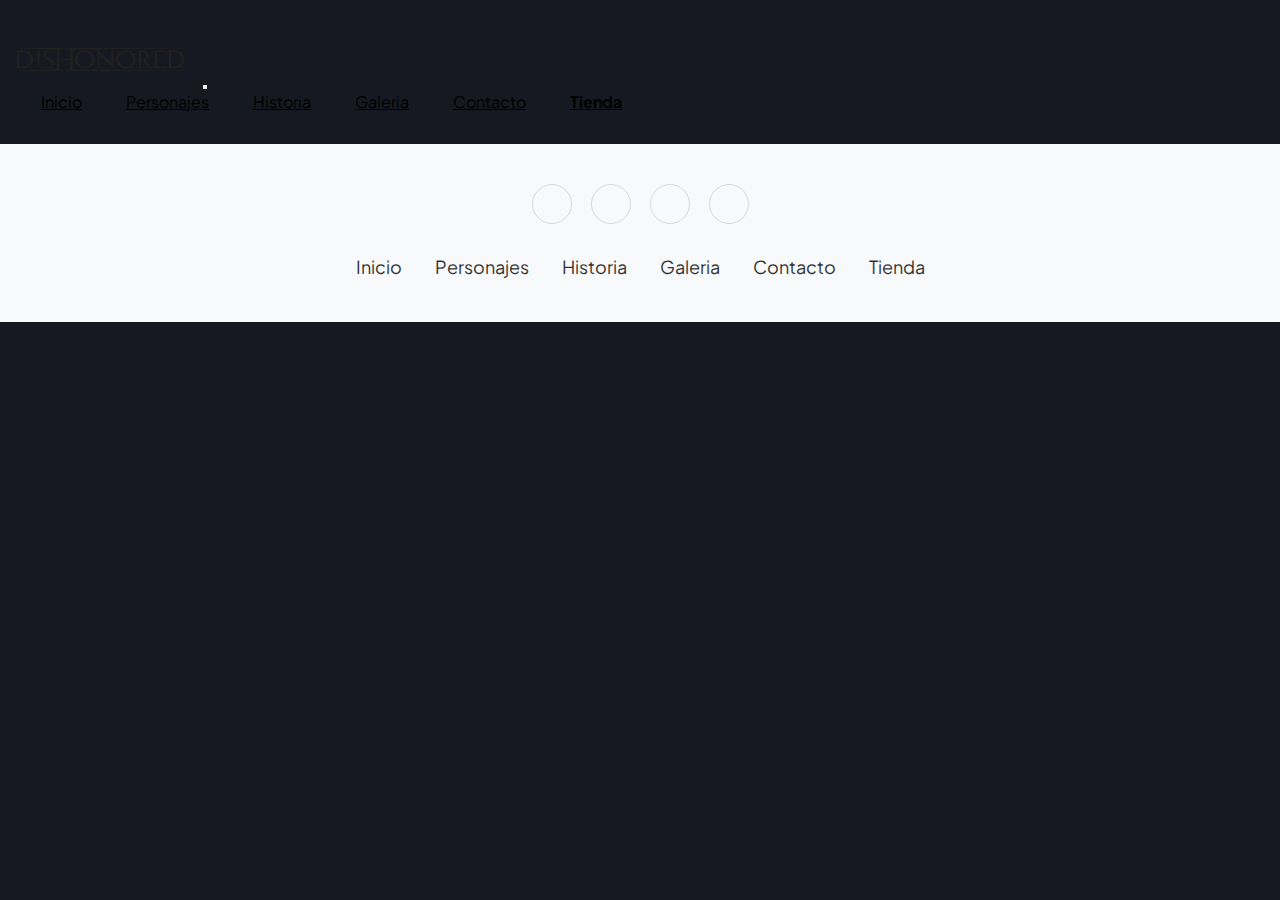
<file: pages/tienda.html>
<!DOCTYPE html>
<html lang="en">

<head>
    <meta charset="UTF-8">
    <meta http-equiv="X-UA-Compatible" content="IE=edge">
    <meta name="author" content="Nicolas Hasbun">
    <meta name="viewport" content="width=device-width, initial-scale=1.0">
    <!-- favicon -->
    <link rel="shortcut icon" href="../assets/img/icono/icono.png" type="image/x-icon">
    <meta name="keywords" content="dishonored, contacto, contacto dishonored, mensaje, ayudar, mapa">
    <meta name="description"
        content="¡Ponte en contacto con nosotros! Explora las infinitas posibilidades del mundo de Dishonored y comparte tus comentarios, preguntas o sugerencias. Estamos aquí para escucharte y brindarte una experiencia inolvidable en este emocionante videojuego de sigilo y acción.">
    <!-- css bootstrap -->
    <link href="https://cdn.jsdelivr.net/npm/bootstrap@5.0.2/dist/css/bootstrap.min.css" rel="stylesheet"
        integrity="sha384-EVSTQN3/azprG1Anm3QDgpJLIm9Nao0Yz1ztcQTwFspd3yD65VohhpuuCOmLASjC" crossorigin="anonymous">
    <!-- fontawesome -->
    <link rel="stylesheet" href="https://cdnjs.cloudflare.com/ajax/libs/font-awesome/6.4.0/css/all.min.css"
        integrity="sha512-iecdLmaskl7CVkqkXNQ/ZH/XLlvWZOJyj7Yy7tcenmpD1ypASozpmT/E0iPtmFIB46ZmdtAc9eNBvH0H/ZpiBw=="
        crossorigin="anonymous" referrerpolicy="no-referrer" />
    <!-- AOS -->
    <link href="https://unpkg.com/aos@2.3.1/dist/aos.css" rel="stylesheet">
    <title>Dishonored - CONTACTO</title>
    <!-- css propio -->
    <link rel="stylesheet" href="../css/style.css">
</head>

<body>
    <!-- navbar -->

    <header>
        <nav class="navbar sticky-top navbar-expand-lg navbar-light bg-light">
            <div class="container">
                <a class="navbar-brand" href="#"></a>
                <a href="../index.html"><img src="../assets/img/logo/logo.png" alt="logo principal de la pagina"></a>
                <button class="navbar-toggler" type="button" data-bs-toggle="collapse"
                    data-bs-target="#navbarNavAltMarkup" aria-controls="navbarNavAltMarkup" aria-expanded="false"
                    aria-label="Toggle navigation">
                    <span class="navbar-toggler-icon"></span>
                </button>
                <div class="collapse navbar-collapse" id="navbarNavAltMarkup">
                    <div class="navbar-nav ms-auto">
                        <a class="nav-link" aria-current="page" href="../index.html">Inicio</a>
                        <a class="nav-link" href="../pages/personajes.html">Personajes</a>
                        <a class="nav-link" href="../pages/historia.html">Historia</a>
                        <a class="nav-link" href="../pages/galeria.html">Galeria</a>
                        <a class="nav-link" href="../pages/contacto.html">Contacto</a>
                        <a class="nav-link active" href="../pages/tienda.html">Tienda</a>
                    </div>
                </div>
            </div>
        </nav>
    </header>

    <!-- contenido -->

    <main>
        
    </main>

    <!-- footer -->

    <footer>
        <section class="footer">
            <div class="social">
                <a href="https://www.instagram.com" target="_blank"><i class="fab fa-instagram"></i></a>
                <a href="https://github.com" target="_blank"><i class="fab fa-github"></i></a>
                <a href="https://twitter.com" target="_blank"><i class="fab fa-twitter"></i></a>
                <a href="https://www.youtube.com" target="_blank"><i class="fab fa-youtube"></i></a>
            </div>
            <ul class="list">
                <li>
                    <a href="../index.html">Inicio</a>
                </li>
                <li>
                    <a href="../pages/personajes.html">Personajes</a>
                </li>
                <li>
                    <a href="../pages/historia.html">Historia</a>
                </li>
                <li>
                    <a href="../pages/galeria.html">Galeria</a>
                </li>
                <li>
                    <a href="../pages/contacto.html">Contacto</a>
                </li>
                <li>
                    <a href="../pages/tienda.html">Tienda</a>
                </li>
            </ul>
        </section>
    </footer>


    <script src="../js/app.js"></script>
    <script src="https://cdn.jsdelivr.net/npm/bootstrap@5.0.2/dist/js/bootstrap.bundle.min.js"
        integrity="sha384-MrcW6ZMFYlzcLA8Nl+NtUVF0sA7MsXsP1UyJoMp4YLEuNSfAP+JcXn/tWtIaxVXM"
        crossorigin="anonymous"></script>
    <script src="https://unpkg.com/aos@2.3.1/dist/aos.js"></script>
    <script>
        AOS.init();
    </script>
</body>

</html>
</file>
<file: css/style.css>
/* maps */
@import "https://fonts.googleapis.com/css2?family=Plus+Jakarta+Sans:ital,wght@0,200;0,300;0,400;0,600;0,700;0,800;1,400&display=swap";
* {
  margin: 0;
  padding: 0;
  box-sizing: border-box;
}

:root {
  --primary: #3155e7;
  --primary-dark: #2045d6;
  --black: #010101;
  --gray-1: #788190;
  --gray-2: #d3d4db;
  --white: #ffffff;
}

body {
  font-family: "Plus Jakarta Sans", sans-serif;
  background-color: #161922;
  min-height: 100vh;
  margin: 0;
  display: flex;
  flex-direction: column;
}

@media screen and (max-width: 1180px) {
  .about {
    width: 100%;
    height: auto;
    padding: 70px 0px;
  }
}
@media screen and (max-width: 650px) {
  .about .content img {
    margin-bottom: 35px;
  }
  .text2 h1 {
    font-size: 60px;
    margin-bottom: 25px;
  }
}
@media (max-width: 768px) {
  section.hero {
    text-align: center;
  }
  section.hero img {
    padding-top: 2.5rem;
  }
  section.hero .text {
    font-weight: 800;
    font-size: 38px;
    line-height: 53px;
  }
  section.setup {
    text-align: center;
    padding: 50px 0;
  }
  section.information {
    text-align: center;
  }
  .contact-form {
    margin-bottom: 30px;
  }
  .map-area {
    width: 100%;
    height: 400px;
  }
  .navbar {
    padding: 20px 0;
  }
  .nav-link {
    margin-left: 0;
  }
  footer {
    padding: 0px;
    margin: 0;
  }
}
.navbar {
  padding: 32px 0;
}
.navbar .btn-outline-secondary {
  border: 1px solid var(--gray-2);
  color: var(--black);
  font-size: 14px;
  font-weight: 500;
  line-height: 20px;
  padding: 10px 16px;
}

.nav-link {
  margin-left: 41px;
  font-size: 16px;
  color: var(--gray-);
}

.navbar-nav .nav-link.active {
  font-weight: bold;
  color: var(--black);
}

.img2 {
  max-width: 320px;
  float: left;
  padding-right: 2%;
}

.wrapper {
  margin: 150px auto;
  width: 70%;
}

.text-box {
  color: #fff;
}
.text-box h2 {
  font-size: 42px;
  color: #ffcc74;
}
.text-box h1 {
  font-size: 42px;
  color: #ffcc74;
}
.text-box p {
  font-size: 16px;
}

.fmap {
  width: 100%;
  height: 100vh;
  display: grid;
  align-items: center;
  margin-top: 15px;
  margin-bottom: 40px;
  font-family: "Plus Jakarta Sans", sans-serif;
}

.contact-in {
  width: 80%;
  height: auto;
  margin: auto;
  display: flex;
  flex-wrap: wrap;
  padding: 10px;
  border-radius: 10px;
  background: #fff;
  box-shadow: 0px 0px 10px 0px #666;
}

.map-area {
  width: 100%;
  height: auto;
  flex: 50%;
}
.map-area iframe {
  width: 100%;
  height: 100%;
}

.contact-form {
  width: 100%;
  height: auto;
  flex: 50%;
  padding: 30px;
  text-align: center;
}
.contact-form h1 {
  margin-bottom: 10px;
}

.contact-form-txt {
  width: 100%;
  height: 40px;
  color: #000;
  border: 1px solid #bcbcbc;
  border-radius: 50px;
  outline: none;
  margin-bottom: 20px;
  padding: 15px;
}

.contact-form-textarea {
  width: 100%;
  height: 130px;
  color: #000;
  border: 1px solid #bcbcbc;
  border-radius: 10px;
  outline: none;
  margin-bottom: 20px;
  padding: 15px;
  font-family: "Plus Jakarta Sans", sans-serif;
}

.contact-form-btn {
  width: 100%;
  border: none;
  outline: none;
  border-radius: 50px;
  background: #51535e;
  color: white;
  text-transform: uppercase;
  padding: 10px 0;
  cursor: pointer;
  font-size: 18px;
}

.about {
  width: 100%;
  height: auto;
  background-color: #161922;
  display: flex;
  justify-content: center;
  align-items: center;
  text-align: center;
}
.about .content2 img {
  height: auto;
  width: 600px;
  max-width: 100%;
}

.text2 {
  width: 550px;
  max-width: 100%;
  padding: 10% 10px;
}
.text2 h1 {
  color: #ffcc74;
  font-size: 85px;
  margin-bottom: 20px;
  text-transform: capitalize;
}
.text2 h2 {
  color: #ffcc74;
  font-size: 85px;
  margin-bottom: 20px;
  text-transform: capitalize;
}
.text2 h3 {
  color: white;
  font-size: 25px;
  margin-bottom: 25px;
  text-transform: capitalize;
  letter-spacing: 2px;
}
.text2 p {
  color: #c0c4d6;
  font-size: 18px;
  line-height: 28px;
  letter-spacing: 1px;
  margin-bottom: 45px;
}

.content2 {
  width: 1280px;
  max-width: 95%;
  margin: 0 auto;
  display: flex;
  flex-wrap: wrap;
  align-items: center;
  justify-content: space-around;
}

.gallery {
  min-height: 100vh;
  background: #161922;
  padding-bottom: 100px;
}
.gallery .controls {
  display: flex;
  align-items: center;
  justify-content: center;
  flex-wrap: wrap;
  padding: 20px 0;
  list-style: none;
}
.gallery .controls .buttons {
  height: 40px;
  width: 140px;
  background: #fff;
  color: #666;
  font-size: 20px;
  line-height: 40px;
  cursor: pointer;
  margin: 20px;
  box-shadow: 0 3px 5px rgba(0, 0, 0, 0.3);
  text-align: center;
}
.gallery .controls .buttons.active {
  background: black;
  color: #fff;
}
.gallery .image-container {
  display: flex;
  align-items: center;
  justify-content: center;
  flex-wrap: wrap;
}
.gallery .image-container .image {
  height: 250px;
  width: 350px;
  overflow: hidden;
  border: 15px solid #fff;
  box-shadow: 0 3px 5px rgba(0, 0, 0, 0.3);
  margin: 20px;
}
.gallery .image-container .image img {
  height: 100%;
  width: 100%;
  object-fit: cover;
}
.gallery .image-container .image:hover img {
  transform: scale(1.4);
}

section.hero {
  padding: 80px 0;
}
section.hero .text {
  font-weight: 900;
  font-size: 48px;
  line-height: 73px;
  color: #ffcc74;
}
section.hero p {
  color: var(--gray-2);
}

section.setup {
  padding: 287px 0;
}
section.setup .text-header h1 {
  font-size: 42px;
  font-weight: 700;
  line-height: 48px;
  color: #ffcc74;
}
section.setup .text-header p {
  font-size: 18px;
  font-weight: 400;
  line-height: 28px;
  color: var(--gray-2);
  padding: 27px 0;
}
section.setup .icons {
  padding: 27px 0;
}
section.setup h2 {
  font-weight: 700;
  font-size: 18px;
  line-height: 24px;
  color: #ffcc74;
  padding: 18px;
}
section.setup .desc p {
  font-weight: 400;
  font: 13px;
  line-height: 22px;
  color: var(--gray-2);
  max-width: 284px;
  margin: 0 auto;
}

.footer {
  padding: 40px 0;
  background-color: #f8f9fa;
}
.footer .social {
  text-align: center;
  padding-bottom: 25px;
  color: #4b4c4d;
}
.footer .social a {
  display: inline-block;
  text-align: center;
  width: 40px;
  height: 40px;
  border-radius: 50%;
  font-size: 24px;
  color: inherit;
  border: 1px solid #ccc;
  line-height: 38px;
  margin: 0 8px;
  opacity: 0.75;
}
.footer .social a:hover {
  opacity: 0.9;
}
.footer ul {
  margin-top: 0;
  padding: 0;
  list-style: none;
  font-size: 18px;
  line-height: 1.6;
  margin-bottom: 0;
  text-align: center;
}
.footer ul li {
  display: inline-block;
  padding: 0 15px;
}
.footer ul li a {
  color: inherit;
  text-decoration: none;
  opacity: 0.8;
}
.footer ul li a:hover {
  opacity: 1;
}

.main1 {
  min-height: 100vh;
  background-image: linear-gradient(125deg, #0f0f0f, #cdd4e0);
}

.container1 {
  width: 100%;
  position: absolute;
  top: 50%;
  transform: translateY(-50%);
  text-align: center;
  color: #343434;
}
.container1 h1 {
  font-size: 160px;
  margin: 0;
  font-weight: 900;
  letter-spacing: 20px;
  background: url(../assets/img/galeria/Landscape1.jpg) center no-repeat;
  -webkit-text-fill-color: transparent;
  background-clip: border-box;
  -webkit-background-clip: text;
}
.container1 a {
  margin: 1%;
  text-decoration: none;
  background: rgba(229, 80, 57, 0.6666666667);
  color: #fff;
  padding: 12px 24px;
  display: inline-block;
  border-radius: 25px;
  font-size: 14px;
  text-transform: uppercase;
  transition: 0.4s;
}
.container1 a:hover {
  background: #e55039;
}

/*# sourceMappingURL=style.css.map */
</file>
